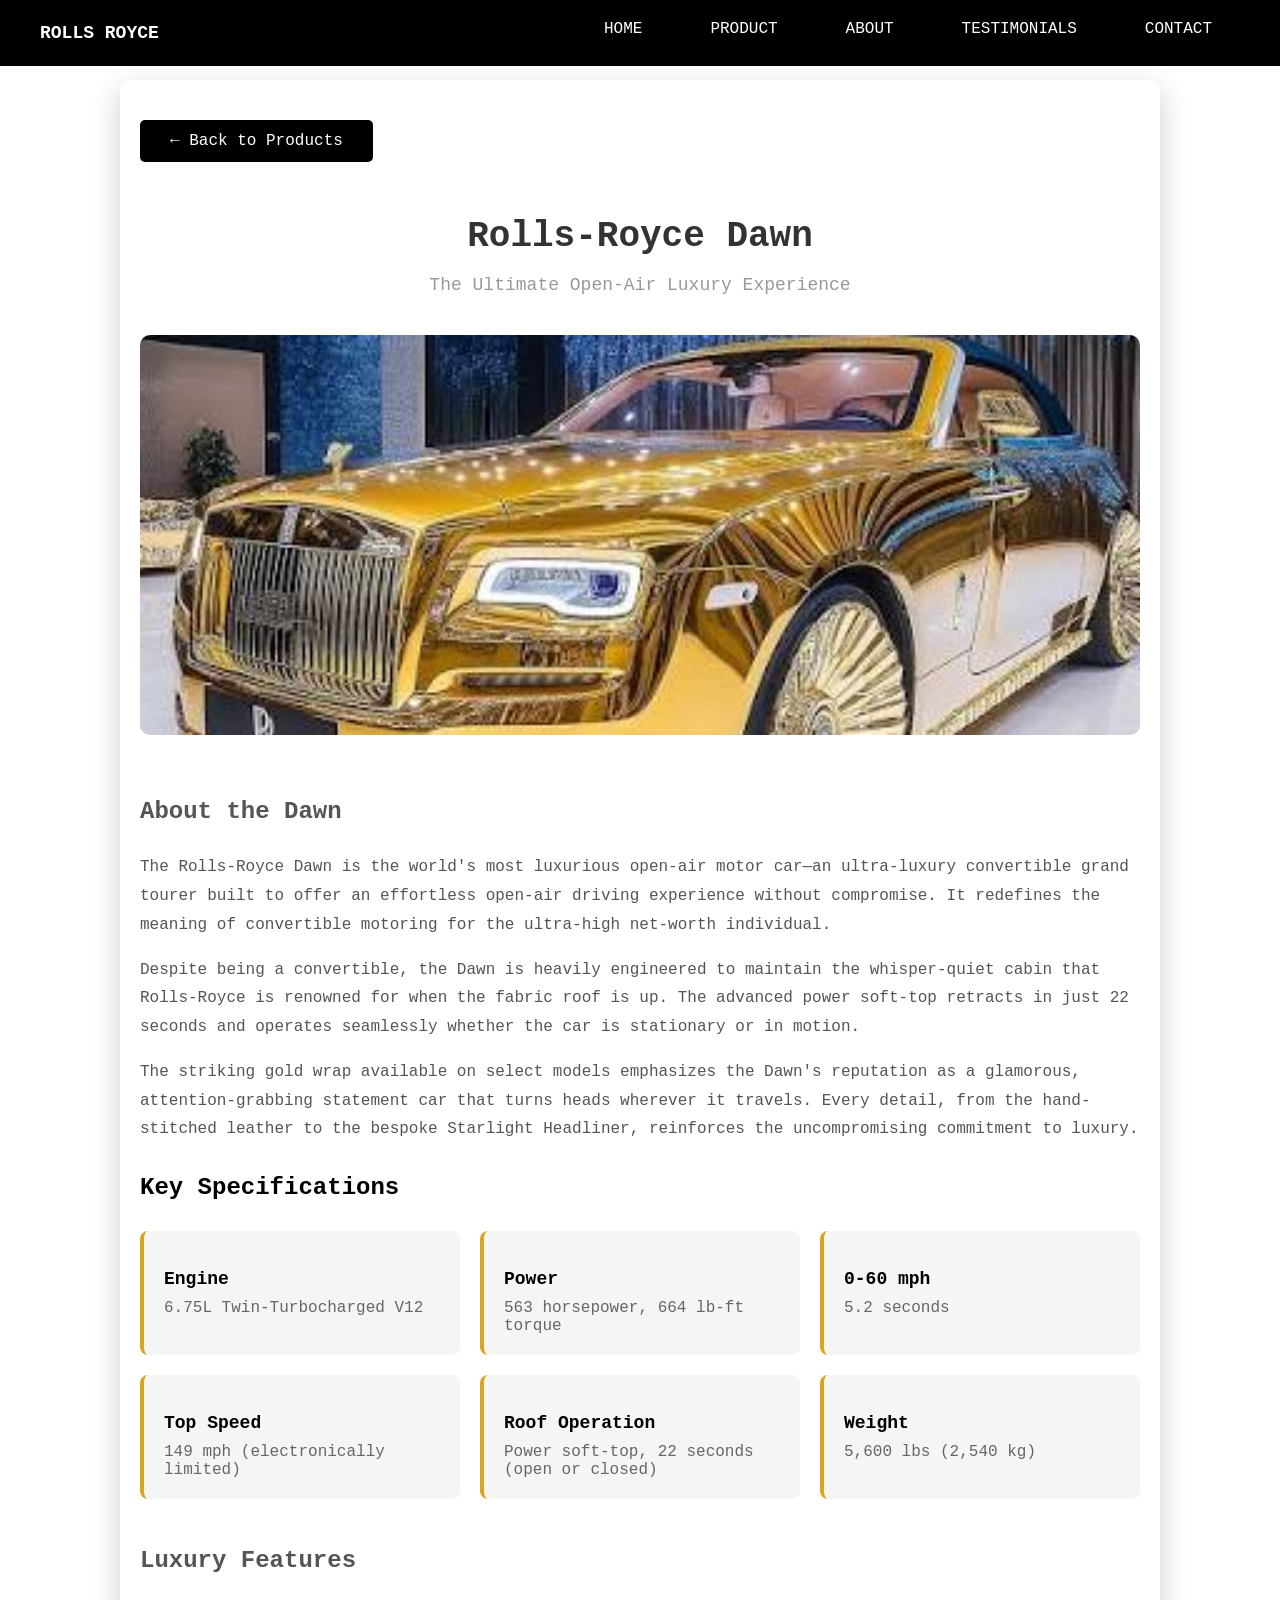
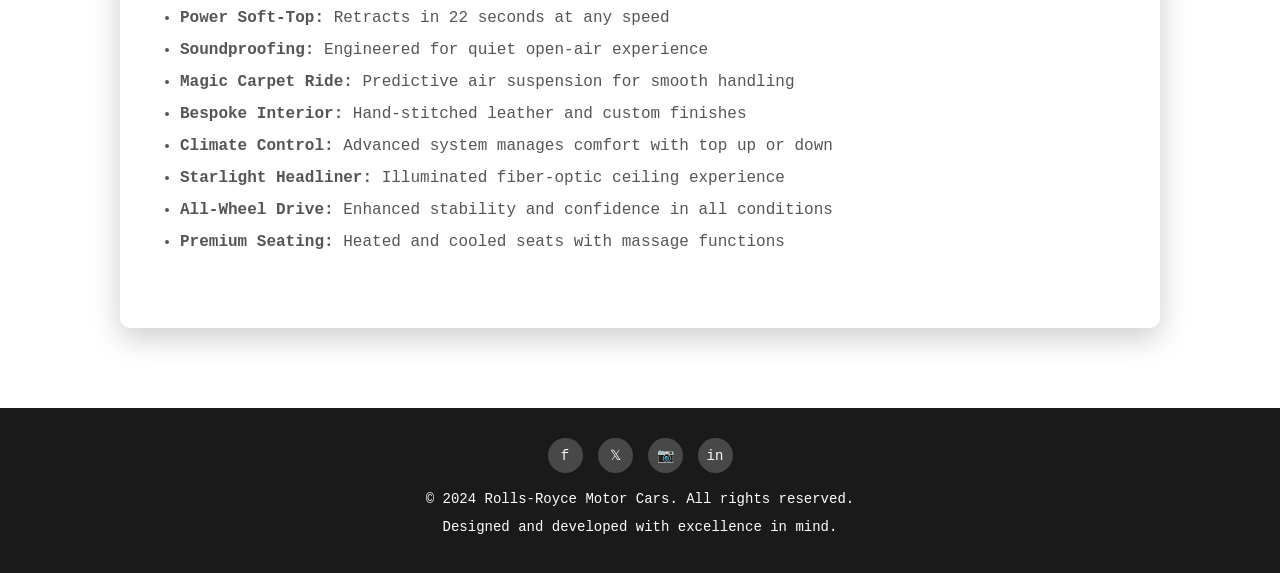
<file: dawn.html>
<!DOCTYPE html>
<html lang="en">

<head>
    <meta charset="UTF-8">
    <meta name="viewport" content="width=device-width, initial-scale=1.0">
    <meta name="description" content="Rolls-Royce Dawn - Ultra-luxury convertible grand tourer offering effortless open-air driving.">
    <title>Rolls-Royce Dawn - Luxury Convertible</title>
    <link rel="stylesheet" href="style/common.css">
    <link href="https://fonts.googleapis.com/css2?family=Playfair+Display:wght@700&family=Roboto:wght@300;400;500&display=swap" rel="stylesheet">
    <link rel="icon" href="logo.jpg" type="image/favicon">
    <style>
        .detail-container {
            max-width: 1000px;
            margin: 80px auto;
            padding: 40px 20px;
            background-color: white;
            border-radius: 10px;
            box-shadow: 0px 10px 30px rgba(0, 0, 0, 0.2);
        }

        .detail-header {
            text-align: center;
            margin-bottom: 40px;
        }

        .detail-header h1 {
            font-size: 36px;
            color: #333;
            margin-bottom: 10px;
        }

        .detail-image {
            width: 100%;
            height: 400px;
            object-fit: cover;
            border-radius: 10px;
            margin-bottom: 30px;
        }

        .detail-content {
            line-height: 1.8;
            color: #555;
            font-size: 16px;
            margin-bottom: 30px;
        }

        .detail-specs {
            display: grid;
            grid-template-columns: repeat(auto-fit, minmax(250px, 1fr));
            gap: 20px;
            margin: 30px 0;
        }

        .spec-card {
            background-color: #f5f5f5;
            padding: 20px;
            border-radius: 8px;
            border-left: 4px solid #DAA520;
        }

        .spec-card h3 {
            font-size: 18px;
            color: #000;
            margin-bottom: 10px;
        }

        .spec-card p {
            color: #666;
            margin: 0;
        }

        .back-button {
            display: inline-block;
            margin-bottom: 30px;
            padding: 12px 30px;
            background-color: black;
            color: white;
            text-decoration: none;
            border-radius: 5px;
            transition: all 0.3s ease;
        }

        .back-button:hover {
            background-color: #333;
            transform: translateX(-5px);
        }

        body.dark-mode .detail-container {
            background-color: #2a2a2a;
            color: #e0e0e0;
        }

        body.dark-mode .detail-header h1 {
            color: #e0e0e0;
        }

        body.dark-mode .detail-content {
            color: #c0c0c0;
        }

        body.dark-mode .spec-card {
            background-color: #3a3a3a;
            border-left-color: #DAA520;
        }

        body.dark-mode .spec-card h3 {
            color: #e0e0e0;
        }

        body.dark-mode .spec-card p {
            color: #b0b0b0;
        }

        @media (max-width: 768px) {
            .detail-container {
                margin-top: 100px;
                padding: 20px;
            }

            .detail-header h1 {
                font-size: 24px;
            }

            .detail-image {
                height: 250px;
            }

            .detail-specs {
                grid-template-columns: 1fr;
            }
        }
    </style>
</head>

<body>
    <div class="nav">
        <div class="nav-name">
            <h2>ROLLS ROYCE</h2>
        </div>
        <div class="nav-menu">
            <a href="index.html#home">HOME</a>
            <a href="index.html#product">PRODUCT</a>
            <a href="index.html#about">ABOUT</a>
            <a href="index.html#testimonials">TESTIMONIALS</a>
            <a href="index.html#contact">CONTACT</a>
        </div>
        <div class="hamburger" id="hamburger">
            <span></span>
            <span></span>
            <span></span>
        </div>
    </div>

    <div class="detail-container">
        <a href="index.html#product" class="back-button">← Back to Products</a>
        
        <div class="detail-header">
            <h1>Rolls-Royce Dawn</h1>
            <p style="color: #999; font-size: 18px;">The Ultimate Open-Air Luxury Experience</p>
        </div>

        <img src="card3.jpg" alt="Rolls-Royce Dawn" class="detail-image">

        <div class="detail-content">
            <h2>About the Dawn</h2>
            <p>
                The Rolls-Royce Dawn is the world's most luxurious open-air motor car—an ultra-luxury convertible grand tourer built to offer an effortless open-air driving experience without compromise. It redefines the meaning of convertible motoring for the ultra-high net-worth individual.
            </p>
            <p>
                Despite being a convertible, the Dawn is heavily engineered to maintain the whisper-quiet cabin that Rolls-Royce is renowned for when the fabric roof is up. The advanced power soft-top retracts in just 22 seconds and operates seamlessly whether the car is stationary or in motion.
            </p>
            <p>
                The striking gold wrap available on select models emphasizes the Dawn's reputation as a glamorous, attention-grabbing statement car that turns heads wherever it travels. Every detail, from the hand-stitched leather to the bespoke Starlight Headliner, reinforces the uncompromising commitment to luxury.
            </p>
        </div>

        <h2>Key Specifications</h2>
        <div class="detail-specs">
            <div class="spec-card">
                <h3>Engine</h3>
                <p>6.75L Twin-Turbocharged V12</p>
            </div>
            <div class="spec-card">
                <h3>Power</h3>
                <p>563 horsepower, 664 lb-ft torque</p>
            </div>
            <div class="spec-card">
                <h3>0-60 mph</h3>
                <p>5.2 seconds</p>
            </div>
            <div class="spec-card">
                <h3>Top Speed</h3>
                <p>149 mph (electronically limited)</p>
            </div>
            <div class="spec-card">
                <h3>Roof Operation</h3>
                <p>Power soft-top, 22 seconds (open or closed)</p>
            </div>
            <div class="spec-card">
                <h3>Weight</h3>
                <p>5,600 lbs (2,540 kg)</p>
            </div>
        </div>

        <div class="detail-content" style="margin-top: 40px;">
            <h2>Luxury Features</h2>
            <ul style="line-height: 2;">
                <li><strong>Power Soft-Top:</strong> Retracts in 22 seconds at any speed</li>
                <li><strong>Soundproofing:</strong> Engineered for quiet open-air experience</li>
                <li><strong>Magic Carpet Ride:</strong> Predictive air suspension for smooth handling</li>
                <li><strong>Bespoke Interior:</strong> Hand-stitched leather and custom finishes</li>
                <li><strong>Climate Control:</strong> Advanced system manages comfort with top up or down</li>
                <li><strong>Starlight Headliner:</strong> Illuminated fiber-optic ceiling experience</li>
                <li><strong>All-Wheel Drive:</strong> Enhanced stability and confidence in all conditions</li>
                <li><strong>Premium Seating:</strong> Heated and cooled seats with massage functions</li>
            </ul>
        </div>
    </div>

    <footer>
        <div class="social-links">
            <a href="https://facebook.com" title="Facebook" target="_blank">f</a>
            <a href="https://twitter.com" title="Twitter" target="_blank">𝕏</a>
            <a href="https://instagram.com" title="Instagram" target="_blank">📷</a>
            <a href="https://linkedin.com" title="LinkedIn" target="_blank">in</a>
        </div>
        <p>&copy; 2024 Rolls-Royce Motor Cars. All rights reserved.</p>
        <p>Designed and developed with excellence in mind.</p>
    </footer>

    <script>
        const hamburger = document.getElementById('hamburger');
        const navMenu = document.querySelector('.nav-menu');
        
        hamburger.addEventListener('click', () => {
            hamburger.classList.toggle('active');
            navMenu.classList.toggle('active');
        });

        navMenu.querySelectorAll('a').forEach(link => {
            link.addEventListener('click', () => {
                hamburger.classList.remove('active');
                navMenu.classList.remove('active');
            });
        });

        // Dark mode persistence
        const isDarkMode = localStorage.getItem('darkMode') === 'true';
        if (isDarkMode) {
            document.body.classList.add('dark-mode');
        }
    </script>
</body>

</html>
</file>
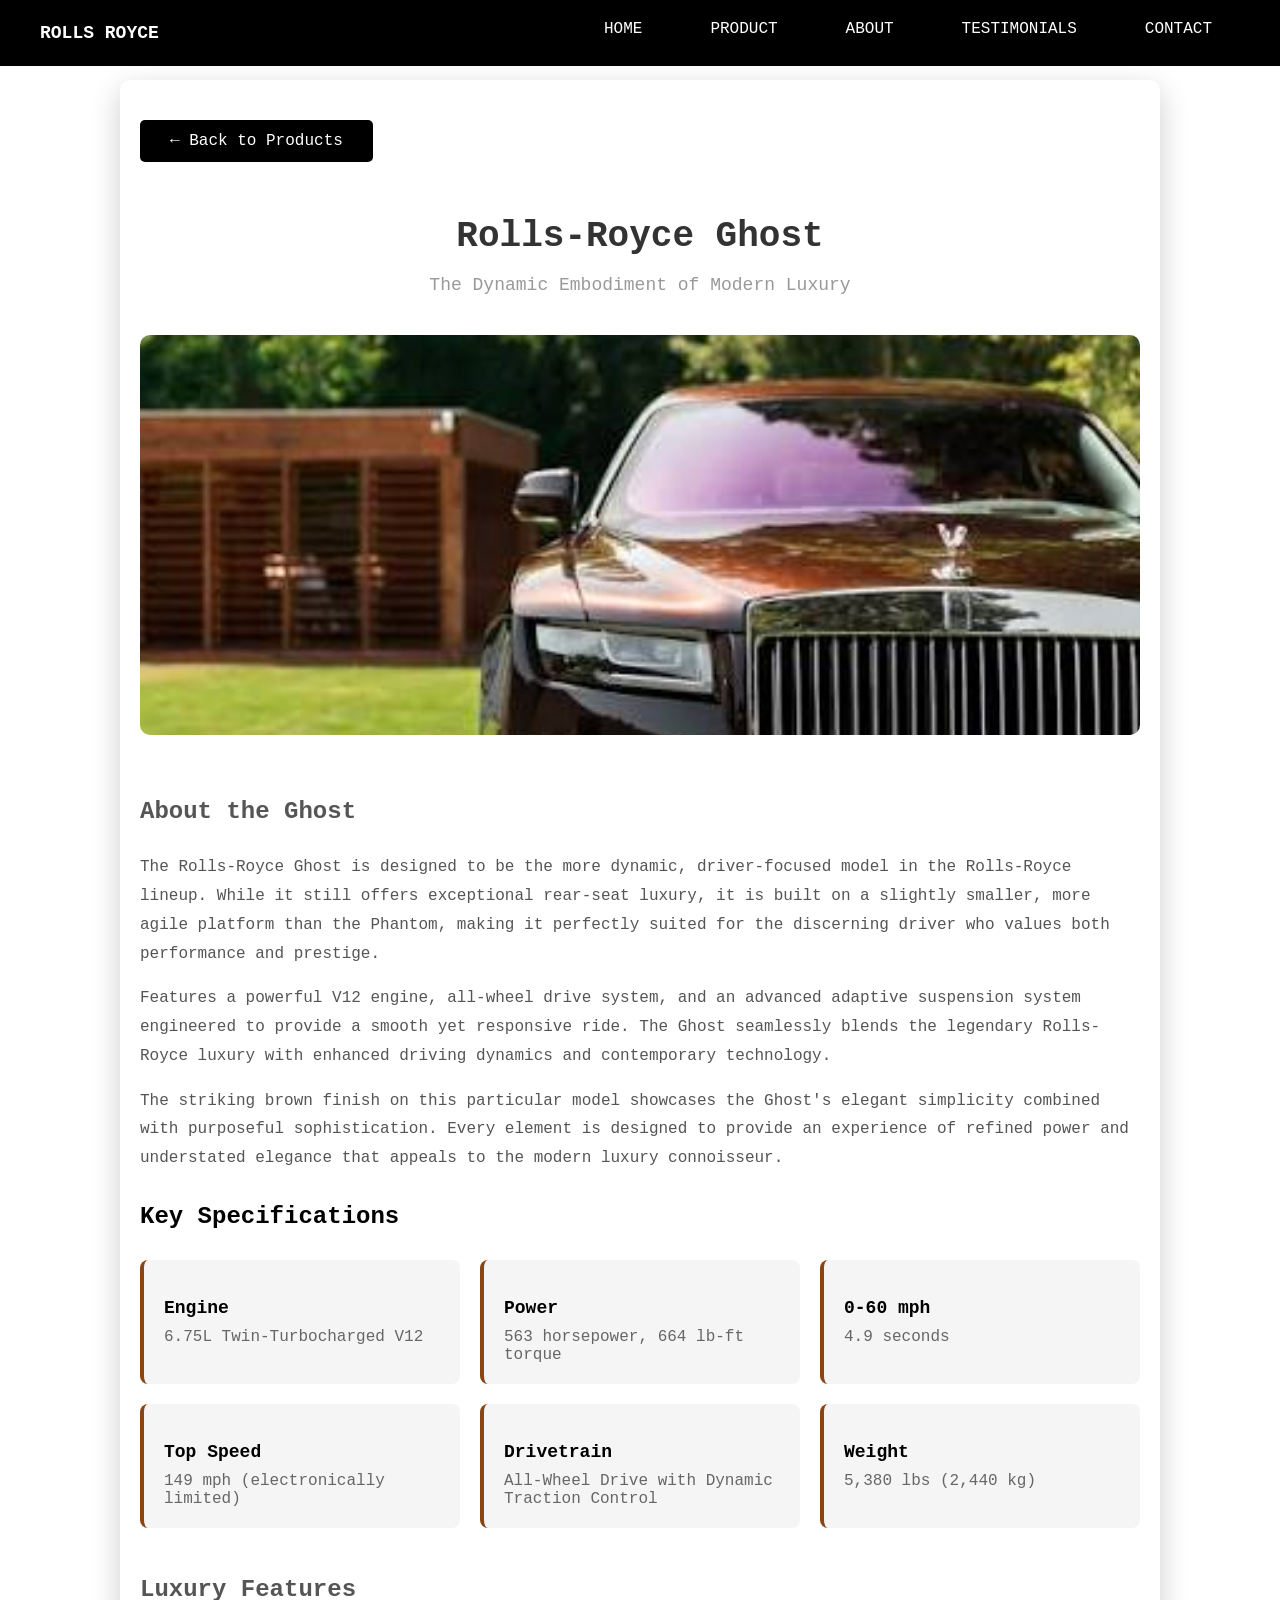
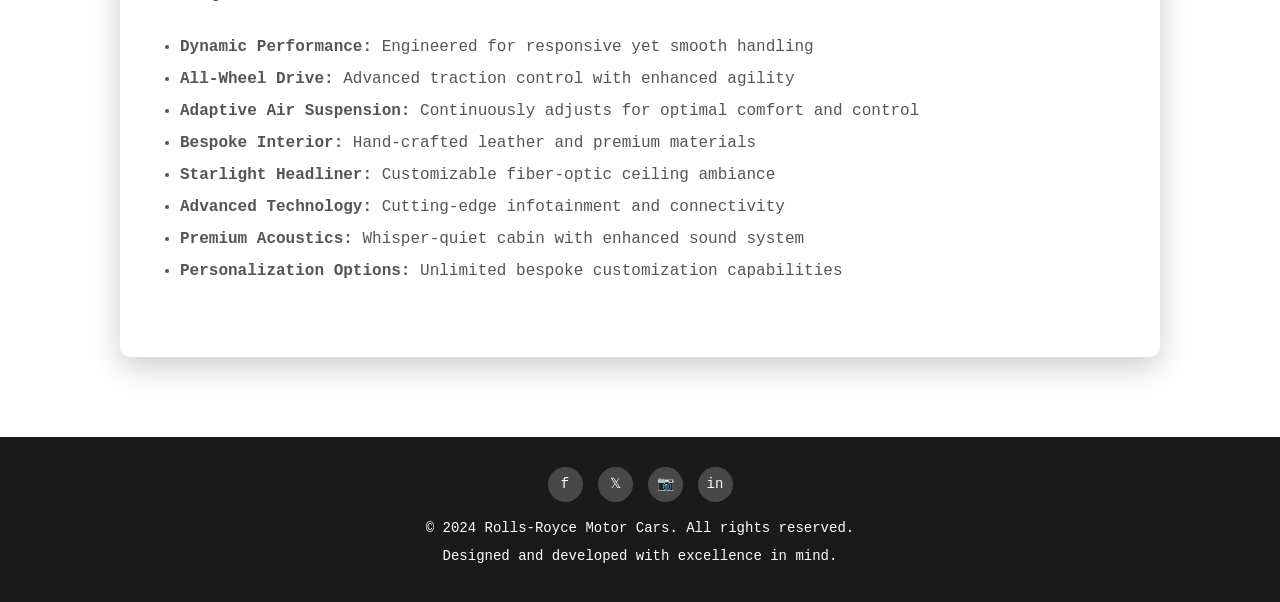
<file: ghost.html>
<!DOCTYPE html>
<html lang="en">

<head>
    <meta charset="UTF-8">
    <meta name="viewport" content="width=device-width, initial-scale=1.0">
    <meta name="description" content="Rolls-Royce Ghost - The dynamic, driver-focused luxury sedan with unmatched elegance.">
    <title>Rolls-Royce Ghost - Luxury Sedan</title>
    <link rel="stylesheet" href="style/common.css">
    <link href="https://fonts.googleapis.com/css2?family=Playfair+Display:wght@700&family=Roboto:wght@300;400;500&display=swap" rel="stylesheet">
    <link rel="icon" href="logo.jpg" type="image/favicon">
    <style>
        .detail-container {
            max-width: 1000px;
            margin: 80px auto;
            padding: 40px 20px;
            background-color: white;
            border-radius: 10px;
            box-shadow: 0px 10px 30px rgba(0, 0, 0, 0.2);
        }

        .detail-header {
            text-align: center;
            margin-bottom: 40px;
        }

        .detail-header h1 {
            font-size: 36px;
            color: #333;
            margin-bottom: 10px;
        }

        .detail-image {
            width: 100%;
            height: 400px;
            object-fit: cover;
            border-radius: 10px;
            margin-bottom: 30px;
        }

        .detail-content {
            line-height: 1.8;
            color: #555;
            font-size: 16px;
            margin-bottom: 30px;
        }

        .detail-specs {
            display: grid;
            grid-template-columns: repeat(auto-fit, minmax(250px, 1fr));
            gap: 20px;
            margin: 30px 0;
        }

        .spec-card {
            background-color: #f5f5f5;
            padding: 20px;
            border-radius: 8px;
            border-left: 4px solid #8B4513;
        }

        .spec-card h3 {
            font-size: 18px;
            color: #000;
            margin-bottom: 10px;
        }

        .spec-card p {
            color: #666;
            margin: 0;
        }

        .back-button {
            display: inline-block;
            margin-bottom: 30px;
            padding: 12px 30px;
            background-color: black;
            color: white;
            text-decoration: none;
            border-radius: 5px;
            transition: all 0.3s ease;
        }

        .back-button:hover {
            background-color: #333;
            transform: translateX(-5px);
        }

        body.dark-mode .detail-container {
            background-color: #2a2a2a;
            color: #e0e0e0;
        }

        body.dark-mode .detail-header h1 {
            color: #e0e0e0;
        }

        body.dark-mode .detail-content {
            color: #c0c0c0;
        }

        body.dark-mode .spec-card {
            background-color: #3a3a3a;
            border-left-color: #8B4513;
        }

        body.dark-mode .spec-card h3 {
            color: #e0e0e0;
        }

        body.dark-mode .spec-card p {
            color: #b0b0b0;
        }

        @media (max-width: 768px) {
            .detail-container {
                margin-top: 100px;
                padding: 20px;
            }

            .detail-header h1 {
                font-size: 24px;
            }

            .detail-image {
                height: 250px;
            }

            .detail-specs {
                grid-template-columns: 1fr;
            }
        }
    </style>
</head>

<body>
    <div class="nav">
        <div class="nav-name">
            <h2>ROLLS ROYCE</h2>
        </div>
        <div class="nav-menu">
            <a href="index.html#home">HOME</a>
            <a href="index.html#product">PRODUCT</a>
            <a href="index.html#about">ABOUT</a>
            <a href="index.html#testimonials">TESTIMONIALS</a>
            <a href="index.html#contact">CONTACT</a>
        </div>
        <div class="hamburger" id="hamburger">
            <span></span>
            <span></span>
            <span></span>
        </div>
    </div>

    <div class="detail-container">
        <a href="index.html#product" class="back-button">← Back to Products</a>
        
        <div class="detail-header">
            <h1>Rolls-Royce Ghost</h1>
            <p style="color: #999; font-size: 18px;">The Dynamic Embodiment of Modern Luxury</p>
        </div>

        <img src="card1.jpg" alt="Rolls-Royce Ghost" class="detail-image">

        <div class="detail-content">
            <h2>About the Ghost</h2>
            <p>
                The Rolls-Royce Ghost is designed to be the more dynamic, driver-focused model in the Rolls-Royce lineup. While it still offers exceptional rear-seat luxury, it is built on a slightly smaller, more agile platform than the Phantom, making it perfectly suited for the discerning driver who values both performance and prestige.
            </p>
            <p>
                Features a powerful V12 engine, all-wheel drive system, and an advanced adaptive suspension system engineered to provide a smooth yet responsive ride. The Ghost seamlessly blends the legendary Rolls-Royce luxury with enhanced driving dynamics and contemporary technology.
            </p>
            <p>
                The striking brown finish on this particular model showcases the Ghost's elegant simplicity combined with purposeful sophistication. Every element is designed to provide an experience of refined power and understated elegance that appeals to the modern luxury connoisseur.
            </p>
        </div>

        <h2>Key Specifications</h2>
        <div class="detail-specs">
            <div class="spec-card">
                <h3>Engine</h3>
                <p>6.75L Twin-Turbocharged V12</p>
            </div>
            <div class="spec-card">
                <h3>Power</h3>
                <p>563 horsepower, 664 lb-ft torque</p>
            </div>
            <div class="spec-card">
                <h3>0-60 mph</h3>
                <p>4.9 seconds</p>
            </div>
            <div class="spec-card">
                <h3>Top Speed</h3>
                <p>149 mph (electronically limited)</p>
            </div>
            <div class="spec-card">
                <h3>Drivetrain</h3>
                <p>All-Wheel Drive with Dynamic Traction Control</p>
            </div>
            <div class="spec-card">
                <h3>Weight</h3>
                <p>5,380 lbs (2,440 kg)</p>
            </div>
        </div>

        <div class="detail-content" style="margin-top: 40px;">
            <h2>Luxury Features</h2>
            <ul style="line-height: 2;">
                <li><strong>Dynamic Performance:</strong> Engineered for responsive yet smooth handling</li>
                <li><strong>All-Wheel Drive:</strong> Advanced traction control with enhanced agility</li>
                <li><strong>Adaptive Air Suspension:</strong> Continuously adjusts for optimal comfort and control</li>
                <li><strong>Bespoke Interior:</strong> Hand-crafted leather and premium materials</li>
                <li><strong>Starlight Headliner:</strong> Customizable fiber-optic ceiling ambiance</li>
                <li><strong>Advanced Technology:</strong> Cutting-edge infotainment and connectivity</li>
                <li><strong>Premium Acoustics:</strong> Whisper-quiet cabin with enhanced sound system</li>
                <li><strong>Personalization Options:</strong> Unlimited bespoke customization capabilities</li>
            </ul>
        </div>
    </div>

    <footer>
        <div class="social-links">
            <a href="https://facebook.com" title="Facebook" target="_blank">f</a>
            <a href="https://twitter.com" title="Twitter" target="_blank">𝕏</a>
            <a href="https://instagram.com" title="Instagram" target="_blank">📷</a>
            <a href="https://linkedin.com" title="LinkedIn" target="_blank">in</a>
        </div>
        <p>&copy; 2024 Rolls-Royce Motor Cars. All rights reserved.</p>
        <p>Designed and developed with excellence in mind.</p>
    </footer>

    <script>
        const hamburger = document.getElementById('hamburger');
        const navMenu = document.querySelector('.nav-menu');
        
        hamburger.addEventListener('click', () => {
            hamburger.classList.toggle('active');
            navMenu.classList.toggle('active');
        });

        navMenu.querySelectorAll('a').forEach(link => {
            link.addEventListener('click', () => {
                hamburger.classList.remove('active');
                navMenu.classList.remove('active');
            });
        });

        // Dark mode persistence
        const isDarkMode = localStorage.getItem('darkMode') === 'true';
        if (isDarkMode) {
            document.body.classList.add('dark-mode');
        }
    </script>
</body>

</html>
</file>
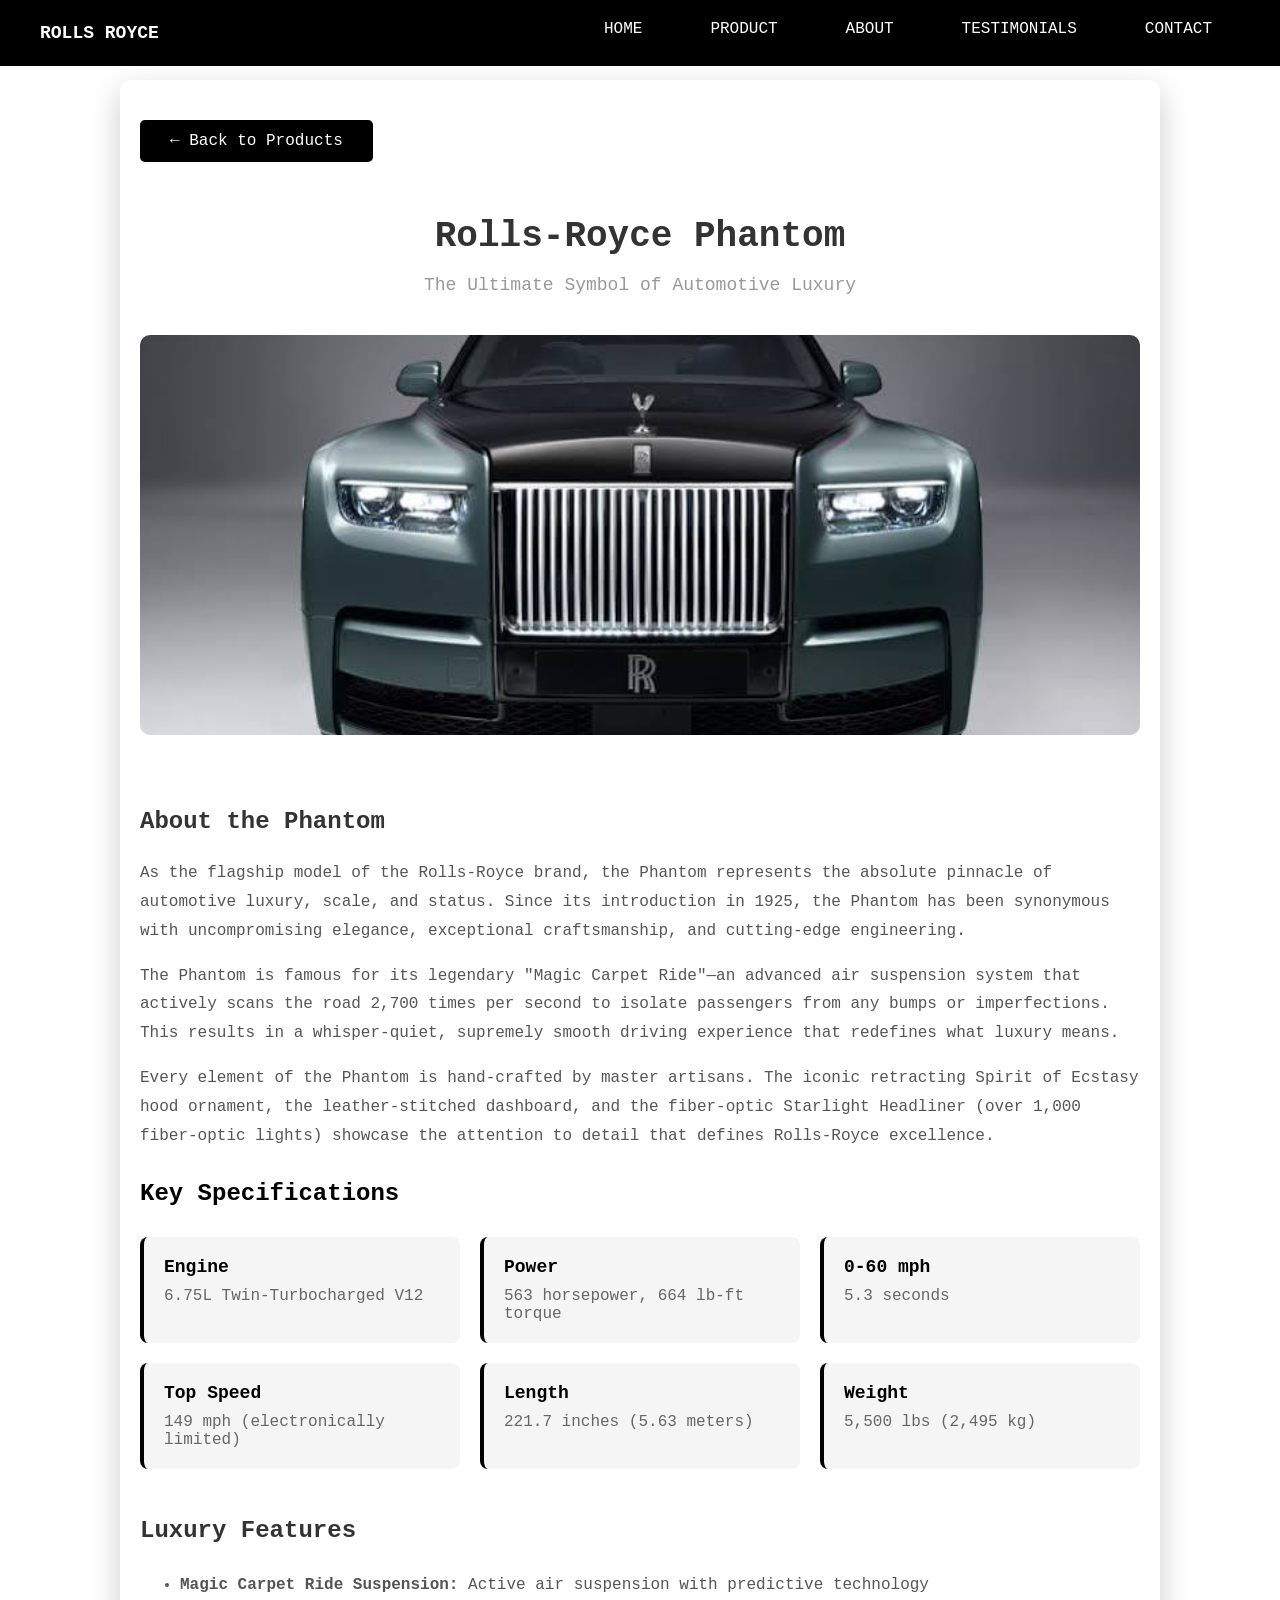
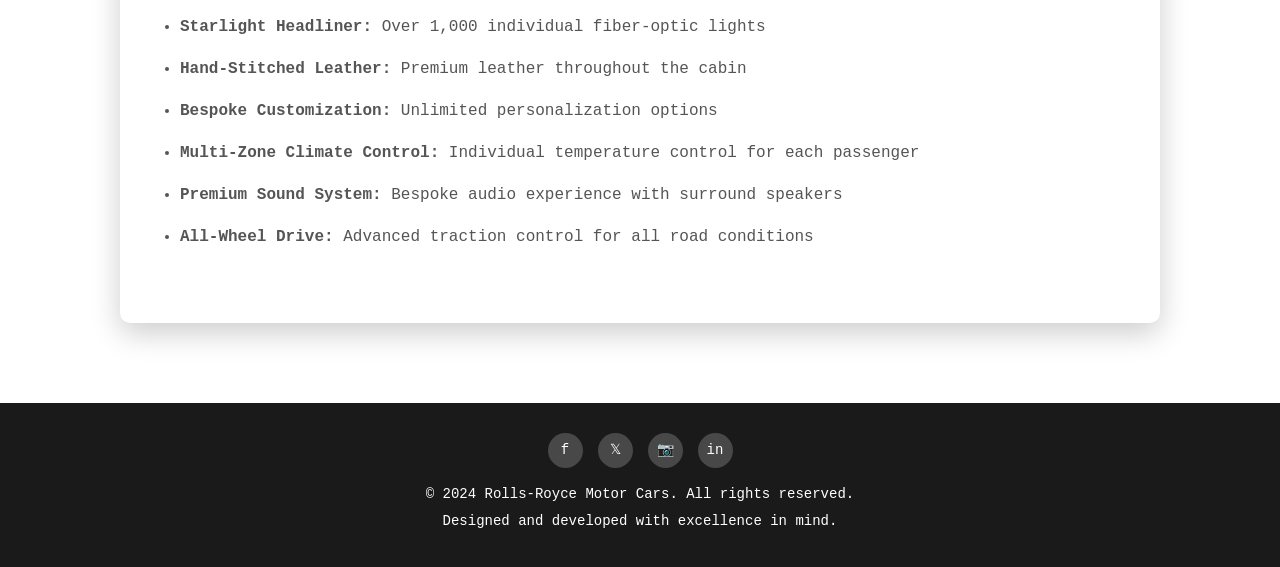
<file: phantom.html>
<!DOCTYPE html>
<html lang="en">

<head>
    <meta charset="UTF-8">
    <meta name="viewport" content="width=device-width, initial-scale=1.0">
    <meta name="description" content="Rolls-Royce Phantom - The ultimate pinnacle of automotive luxury and excellence.">
    <title>Rolls-Royce Phantom - Luxury Excellence</title>
    <link rel="stylesheet" href="style/common.css">
    <link rel="stylesheet" href="style/detail.css">
    <link href="https://fonts.googleapis.com/css2?family=Playfair+Display:wght@700&family=Roboto:wght@300;400;500&display=swap" rel="stylesheet">
    <link rel="icon" href="logo.jpg" type="image/favicon">
</head>
       <style> .detail-container {
            max-width: 1000px;
            margin: 80px auto;
            padding: 40px 20px;
            background-color: white;
            border-radius: 10px;
            box-shadow: 0px 10px 30px rgba(0, 0, 0, 0.2);
        }

        .detail-header {
            text-align: center;
            margin-bottom: 40px;
        }

        .detail-header h1 {
            font-size: 36px;
            color: #333;
            margin-bottom: 10px;
        }

        .detail-image {
            width: 100%;
            height: 400px;
            object-fit: cover;
            border-radius: 10px;
            margin-bottom: 30px;
        }

        .detail-content {
            line-height: 1.8;
            color: #555;
            font-size: 16px;
            margin-bottom: 30px;
        }

        .detail-specs {
            display: grid;
            grid-template-columns: repeat(auto-fit, minmax(250px, 1fr));
            gap: 20px;
            margin: 30px 0;
        }

        .spec-card {
            background-color: #f5f5f5;
            padding: 20px;
            border-radius: 8px;
            border-left: 4px solid #000;
        }

        .spec-card h3 {
            font-size: 18px;
            color: #000;
            margin-bottom: 10px;
        }

        .spec-card p {
            color: #666;
            margin: 0;
        }

        .back-button {
            display: inline-block;
            margin-bottom: 30px;
            padding: 12px 30px;
            background-color: black;
            color: white;
            text-decoration: none;
            border-radius: 5px;
            transition: all 0.3s ease;
        }

        .back-button:hover {
            background-color: #333;
            transform: translateX(-5px);
        }

        body.dark-mode .detail-container {
            background-color: #2a2a2a;
            color: #e0e0e0;
        }

        body.dark-mode .detail-header h1 {
            color: #e0e0e0;
        }

        body.dark-mode .detail-content {
            color: #c0c0c0;
        }

        body.dark-mode .spec-card {
            background-color: #3a3a3a;
            border-left-color: #fff;
        }

        body.dark-mode .spec-card h3 {
            color: #e0e0e0;
        }

        body.dark-mode .spec-card p {
            color: #b0b0b0;
        }

        @media (max-width: 768px) {
            .detail-container {
                margin-top: 100px;
                padding: 20px;
            }

            .detail-header h1 {
                font-size: 24px;
            }

            .detail-image {
                height: 250px;
            }

            .detail-specs {
                grid-template-columns: 1fr;
            }
        }
    </style>

<body>
    <div class="nav">
        <div class="nav-name">
            <h2>ROLLS ROYCE</h2>
        </div>
        <div class="nav-menu">
            <a href="index.html#home">HOME</a>
            <a href="index.html#product">PRODUCT</a>
            <a href="index.html#about">ABOUT</a>
            <a href="index.html#testimonials">TESTIMONIALS</a>
            <a href="index.html#contact">CONTACT</a>
        </div>
        <div class="hamburger" id="hamburger">
            <span></span>
            <span></span>
            <span></span>
        </div>
    </div>

    <div class="detail-container">
        <a href="index.html#product" class="back-button">← Back to Products</a>
        
        <div class="detail-header">
            <h1>Rolls-Royce Phantom</h1>
            <p style="color: #999; font-size: 18px;">The Ultimate Symbol of Automotive Luxury</p>
        </div>

        <img src="card4.jpg" alt="Rolls-Royce Phantom" class="detail-image">

        <div class="detail-content">
            <h2>About the Phantom</h2>
            <p>
                As the flagship model of the Rolls-Royce brand, the Phantom represents the absolute pinnacle of automotive luxury, scale, and status. Since its introduction in 1925, the Phantom has been synonymous with uncompromising elegance, exceptional craftsmanship, and cutting-edge engineering.
            </p>
            <p>
                The Phantom is famous for its legendary "Magic Carpet Ride"—an advanced air suspension system that actively scans the road 2,700 times per second to isolate passengers from any bumps or imperfections. This results in a whisper-quiet, supremely smooth driving experience that redefines what luxury means.
            </p>
            <p>
                Every element of the Phantom is hand-crafted by master artisans. The iconic retracting Spirit of Ecstasy hood ornament, the leather-stitched dashboard, and the fiber-optic Starlight Headliner (over 1,000 fiber-optic lights) showcase the attention to detail that defines Rolls-Royce excellence.
            </p>
        </div>

        <h2>Key Specifications</h2>
        <div class="detail-specs">
            <div class="spec-card">
                <h3>Engine</h3>
                <p>6.75L Twin-Turbocharged V12</p>
            </div>
            <div class="spec-card">
                <h3>Power</h3>
                <p>563 horsepower, 664 lb-ft torque</p>
            </div>
            <div class="spec-card">
                <h3>0-60 mph</h3>
                <p>5.3 seconds</p>
            </div>
            <div class="spec-card">
                <h3>Top Speed</h3>
                <p>149 mph (electronically limited)</p>
            </div>
            <div class="spec-card">
                <h3>Length</h3>
                <p>221.7 inches (5.63 meters)</p>
            </div>
            <div class="spec-card">
                <h3>Weight</h3>
                <p>5,500 lbs (2,495 kg)</p>
            </div>
        </div>

        <div class="detail-content" style="margin-top: 40px;">
            <h2>Luxury Features</h2>
            <ul style="line-height: 2;">
                <li><strong>Magic Carpet Ride Suspension:</strong> Active air suspension with predictive technology</li>
                <li><strong>Starlight Headliner:</strong> Over 1,000 individual fiber-optic lights</li>
                <li><strong>Hand-Stitched Leather:</strong> Premium leather throughout the cabin</li>
                <li><strong>Bespoke Customization:</strong> Unlimited personalization options</li>
                <li><strong>Multi-Zone Climate Control:</strong> Individual temperature control for each passenger</li>
                <li><strong>Premium Sound System:</strong> Bespoke audio experience with surround speakers</li>
                <li><strong>All-Wheel Drive:</strong> Advanced traction control for all road conditions</li>
            </ul>
        </div>
    </div>

    <footer>
        <div class="social-links">
            <a href="https://facebook.com" title="Facebook" target="_blank">f</a>
            <a href="https://twitter.com" title="Twitter" target="_blank">𝕏</a>
            <a href="https://instagram.com" title="Instagram" target="_blank">📷</a>
            <a href="https://linkedin.com" title="LinkedIn" target="_blank">in</a>
        </div>
        <p>&copy; 2024 Rolls-Royce Motor Cars. All rights reserved.</p>
        <p>Designed and developed with excellence in mind.</p>
    </footer>

    <script>
        const hamburger = document.getElementById('hamburger');
        const navMenu = document.querySelector('.nav-menu');
        
        hamburger.addEventListener('click', () => {
            hamburger.classList.toggle('active');
            navMenu.classList.toggle('active');
        });

        navMenu.querySelectorAll('a').forEach(link => {
            link.addEventListener('click', () => {
                hamburger.classList.remove('active');
                navMenu.classList.remove('active');
            });
        });

        // Dark mode persistence
        const isDarkMode = localStorage.getItem('darkMode') === 'true';
        if (isDarkMode) {
            document.body.classList.add('dark-mode');
        }
    </script>
</body>

</html>
</file>
<file: style/common.css>
/* ====== COMMON STYLES FOR ALL PAGES ====== */

/* ====== SCROLLBAR & HTML ====== */
html::-webkit-scrollbar {
    display: none;
}

html {
    scroll-behavior: smooth;
}

/* ====== BODY ====== */
body {
    padding: 0px;
    margin: 0px;
    width: 100vw;
    height: auto;
    display: flex;
    flex-direction: column;
    scroll-behavior: smooth;
    font-family: 'Courier New', Courier, monospace;
}

section {
    width: 100vw;
    height: 100vh;
    box-sizing: border-box;
    display: flex;
    flex-direction: column;
}

/* ====== NAVIGATION ====== */
.nav {
    position: fixed;
    top: 0;
    left: 0;
    width: 100%;
    display: flex;
    padding: 20px 0;
    background-color: black;
    color: white;
    align-items: center;
    box-sizing: border-box;
    z-index: 1000;
    transition: background-color 0.3s ease, color 0.3s ease;
}

body.dark-mode .nav {
    background-color: #0a0a0a;
}

body.dark-mode .nav-menu a {
    color: #e0e0e0;
}

body.dark-mode .hamburger span {
    background-color: #e0e0e0;
}

.nav-name {
    width: 40%;
    margin-left: 40px;
}

.nav-name h2 {
    margin: 0;
    font-size: large;
}

.nav-menu {
    display: flex;
    width: 60%;
    justify-content: space-evenly;
    align-items: center;
}

.nav-menu a {
    color: inherit;
    text-decoration: none;
    padding-bottom: 6px;
    border-bottom: 2px solid transparent;
    font-size: 16px;
    transition: color 0.2s ease, border-color 0.2s ease, transform 0.2s ease;
}

.nav-menu a:hover {
    color: #ffffff;
    border-bottom: 2px solid white;
    transform: scale(1.1);
}

/* ====== HAMBURGER MENU ====== */
.hamburger {
    display: none;
    flex-direction: column;
    cursor: pointer;
    gap: 5px;
    margin-right: 20px;
}

.hamburger span {
    width: 25px;
    height: 3px;
    background-color: white;
    transition: all 0.3s ease;
}

.hamburger.active span:nth-child(1) {
    transform: rotate(45deg) translate(8px, 8px);
}

.hamburger.active span:nth-child(2) {
    opacity: 0;
}

.hamburger.active span:nth-child(3) {
    transform: rotate(-45deg) translate(7px, -7px);
}

/* ====== SCROLL ANIMATIONS ====== */
.fade-in {
    opacity: 0;
    transform: translateY(20px);
    transition: opacity 0.6s ease, transform 0.6s ease;
}

.fade-in.visible {
    opacity: 1;
    transform: translateY(0);
}

/* ====== BACK TO TOP BUTTON ====== */
.back-to-top {
    position: fixed;
    bottom: 30px;
    right: 30px;
    width: 50px;
    height: 50px;
    background-color: #000;
    color: white;
    border: none;
    border-radius: 50%;
    cursor: pointer;
    font-size: 24px;
    display: none;
    align-items: center;
    justify-content: center;
    z-index: 999;
    transition: all 0.3s ease;
    box-shadow: 0px 4px 10px rgba(0, 0, 0, 0.3);
}

.back-to-top.show {
    display: flex;
}

.back-to-top:hover {
    background-color: #333;
    transform: scale(1.1);
}

/* ====== FOOTER ====== */
footer {
    width: 100%;
    background-color: #1a1a1a;
    color: #ffffff;
    text-align: center;
    padding: 30px 20px;
    box-sizing: border-box;
    font-size: 14px;
    line-height: 1.6;
}

footer p {
    margin: 5px 0;
}

footer a {
    color: #ffffff;
    text-decoration: none;
    border-bottom: 1px solid #ffffff;
    transition: color 0.3s ease;
}

footer a:hover {
    color: #ccc;
}

/* ====== SOCIAL MEDIA LINKS ====== */
.social-links {
    display: flex;
    gap: 15px;
    justify-content: center;
    margin-bottom: 15px;
}

.social-links a {
    width: 35px;
    height: 35px;
    display: flex;
    align-items: center;
    justify-content: center;
    background-color: rgba(255, 255, 255, 0.2);
    border-radius: 50%;
    transition: all 0.3s ease;
    border: none;
}

.social-links a:hover {
    background-color: white;
    color: #1a1a1a;
    transform: scale(1.2);
}

/* ====== DARK MODE ====== */
body.dark-mode {
    background-color: #1a1a1a;
    color: #e0e0e0;
}

/* ====== FORM LOADING ANIMATION ====== */
.form-loading {
    display: none;
    position: absolute;
    top: 50%;
    left: 50%;
    transform: translate(-50%, -50%);
}

.spinner {
    border: 4px solid #f3f3f3;
    border-top: 4px solid #000;
    border-radius: 50%;
    width: 40px;
    height: 40px;
    animation: spin 1s linear infinite;
}

@keyframes spin {
    0% { transform: rotate(0deg); }
    100% { transform: rotate(360deg); }
}

#contact form.submitting button {
    opacity: 0.6;
    cursor: not-allowed;
}

/* ====== MEDIA QUERIES - RESPONSIVE DESIGN ====== */
@media (max-width: 768px) {
    html {
        scroll-padding-top: 70px;
    }

    body {
        width: 100%;
        overflow-x: hidden;
    }

    section {
        width: 100%;
        height: auto;
        min-height: 100vh;
        flex-direction: column;
    }

    .hamburger {
        display: flex;
    }

    .nav {
        padding: 15px 20px;
    }

    .nav-name {
        width: 50%;
        margin-left: 0;
    }

    .nav-name h2 {
        font-size: medium;
    }

    .nav-menu {
        position: absolute;
        top: 60px;
        left: 0;
        width: 100%;
        background-color: #000;
        flex-direction: column;
        gap: 0;
        max-height: 0;
        overflow: hidden;
        transition: max-height 0.3s ease;
    }

    .nav-menu.active {
        max-height: 200px;
        padding: 20px 0;
    }

    .nav-menu a {
        display: block;
        padding: 15px 20px;
        width: 100%;
    }

    .back-to-top {
        bottom: 20px;
        right: 20px;
        width: 40px;
        height: 40px;
        font-size: 20px;
    }
}

@media (max-width: 480px) {
    .nav-name {
        width: 100%;
    }

    .nav-menu {
        display: none;
    }
}
</file>
<file: style/detail.css>
/* ====== DETAIL PAGE STYLES ====== */

.detail-container {
    max-width: 1000px;
    margin: 80px auto;
    padding: 40px 20px;
    background-color: white;
    border-radius: 10px;
    box-shadow: 0px 10px 30px rgba(0, 0, 0, 0.2);
}

.detail-header {
    text-align: center;
    margin-bottom: 40px;
}

.detail-header h1 {
    font-size: 36px;
    color: #333;
    margin-bottom: 10px;
}

.detail-header p {
    color: #999;
    font-size: 18px;
}

.detail-image {
    width: 100%;
    height: 400px;
    object-fit: cover;
    border-radius: 10px;
    margin-bottom: 30px;
}

.detail-content {
    line-height: 1.8;
    color: #555;
    font-size: 16px;
    margin-bottom: 30px;
}

.detail-content h2 {
    color: #333;
    font-size: 24px;
    margin-top: 30px;
    margin-bottom: 15px;
}

.detail-content ul {
    line-height: 2;
}

.detail-content ul li {
    margin-bottom: 10px;
}

.detail-specs {
    display: grid;
    grid-template-columns: repeat(auto-fit, minmax(250px, 1fr));
    gap: 20px;
    margin: 30px 0;
}

.spec-card {
    background-color: #f5f5f5;
    padding: 20px;
    border-radius: 8px;
    border-left: 4px solid #000;
}

.spec-card h3 {
    font-size: 18px;
    color: #000;
    margin-bottom: 10px;
    margin-top: 0;
}

.spec-card p {
    color: #666;
    margin: 0;
}

.back-button {
    display: inline-block;
    margin-bottom: 30px;
    padding: 12px 30px;
    background-color: black;
    color: white;
    text-decoration: none;
    border-radius: 5px;
    transition: all 0.3s ease;
    border: none;
    cursor: pointer;
    font-size: 16px;
    font-family: inherit;
}

.back-button:hover {
    background-color: #333;
    transform: translateX(-5px);
}

/* ====== DARK MODE FOR DETAIL PAGES ====== */
body.dark-mode .detail-container {
    background-color: #2a2a2a;
    color: #e0e0e0;
}

body.dark-mode .detail-header h1 {
    color: #e0e0e0;
}

body.dark-mode .detail-content {
    color: #c0c0c0;
}

body.dark-mode .detail-content h2 {
    color: #e0e0e0;
}

body.dark-mode .spec-card {
    background-color: #3a3a3a;
}

body.dark-mode .spec-card h3 {
    color: #e0e0e0;
}

body.dark-mode .spec-card p {
    color: #b0b0b0;
}

/* ====== MEDIA QUERIES FOR DETAIL PAGES ====== */
@media (max-width: 768px) {
    .detail-container {
        margin-top: 100px;
        padding: 20px;
    }

    .detail-header h1 {
        font-size: 24px;
    }

    .detail-image {
        height: 250px;
    }

    .detail-specs {
        grid-template-columns: 1fr;
    }
}

@media (max-width: 480px) {
    .detail-container {
        margin-top: 100px;
        padding: 15px;
    }

    .detail-header h1 {
        font-size: 20px;
    }

    .detail-header p {
        font-size: 14px;
    }

    .detail-image {
        height: 200px;
    }

    .detail-content {
        font-size: 14px;
    }

    .back-button {
        padding: 10px 20px;
        font-size: 14px;
    }
}
</file>
